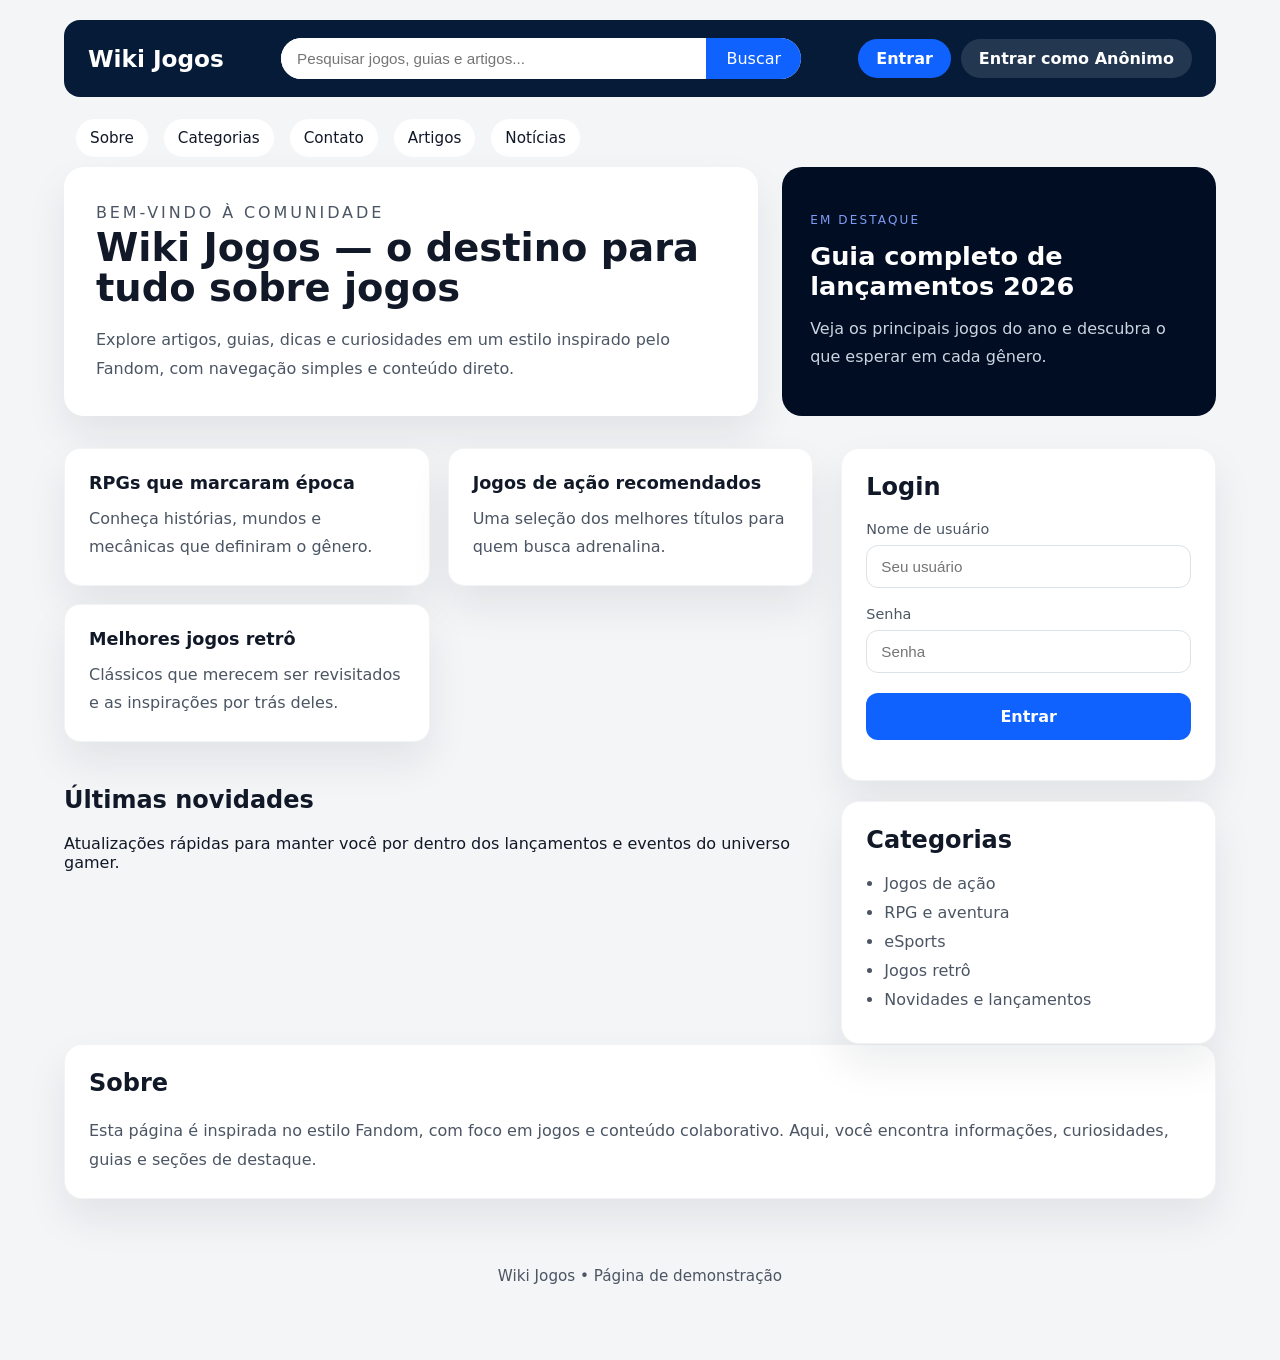
<file: index.html>
<!DOCTYPE html>
<html lang="pt-BR">
<head>
  <meta charset="UTF-8">
  <meta name="viewport" content="width=device-width, initial-scale=1.0">
  <title>Wiki Jogos</title>
  <link rel="stylesheet" href="styles.css">
</head>
<body>
  <div class="page">
    <header class="site-header">
      <div class="brand">
        <a href="#">Wiki Jogos</a>
      </div>
      <div class="search-bar">
        <input type="search" placeholder="Pesquisar jogos, guias e artigos..." />
        <button>Buscar</button>
      </div>
      <div class="top-actions">
        <button class="action-button">Entrar</button>
        <button class="ghost-button" id="anonymousBtn">Entrar como Anônimo</button>
      </div>
    </header>

    <nav class="main-nav">
      <a href="#sobre">Sobre</a>
      <a href="#categorias">Categorias</a>
      <a href="#contato">Contato</a>
      <a href="#artigos">Artigos</a>
      <a href="#noticias">Notícias</a>
    </nav>

    <section class="hero">
      <div class="hero-copy">
        <p class="eyebrow">Bem-vindo à comunidade</p>
        <h1>Wiki Jogos — o destino para tudo sobre jogos</h1>
        <p>Explore artigos, guias, dicas e curiosidades em um estilo inspirado pelo Fandom, com navegação simples e conteúdo direto.</p>
      </div>
      <div class="hero-info">
        <div class="hero-card">
          <span>Em destaque</span>
          <h2>Guia completo de lançamentos 2026</h2>
          <p>Veja os principais jogos do ano e descubra o que esperar em cada gênero.</p>
        </div>
      </div>
    </section>

    <div class="content-grid">
      <main class="main-content">
        <section id="artigos" class="cards-section">
          <article class="card">
            <h3>RPGs que marcaram época</h3>
            <p>Conheça histórias, mundos e mecânicas que definiram o gênero.</p>
          </article>
          <article class="card">
            <h3>Jogos de ação recomendados</h3>
            <p>Uma seleção dos melhores títulos para quem busca adrenalina.</p>
          </article>
          <article class="card">
            <h3>Melhores jogos retrô</h3>
            <p>Clássicos que merecem ser revisitados e as inspirações por trás deles.</p>
          </article>
        </section>

        <section id="noticias" class="content-section">
          <h2>Últimas novidades</h2>
          <p>Atualizações rápidas para manter você por dentro dos lançamentos e eventos do universo gamer.</p>
        </section>
      </main>

      <aside class="sidebar">
        <section class="login-card">
          <h2>Login</h2>
          <form id="loginForm">
            <label for="username">Nome de usuário</label>
            <input type="text" id="username" placeholder="Seu usuário" />

            <label for="password">Senha</label>
            <input type="password" id="password" placeholder="Senha" />

            <button type="submit">Entrar</button>
          </form>
          <div id="status" class="status"></div>
        </section>

        <section id="categorias" class="sidebar-box">
          <h2>Categorias</h2>
          <ul>
            <li>Jogos de ação</li>
            <li>RPG e aventura</li>
            <li>eSports</li>
            <li>Jogos retrô</li>
            <li>Novidades e lançamentos</li>
          </ul>
        </section>
      </aside>
    </div>

    <section id="sobre" class="content-section wide">
      <h2>Sobre</h2>
      <p>Esta página é inspirada no estilo Fandom, com foco em jogos e conteúdo colaborativo. Aqui, você encontra informações, curiosidades, guias e seções de destaque.</p>
    </section>

    <footer class="footer">
      <p>Wiki Jogos • Página de demonstração</p>
    </footer>
  </div>
  <script src="script.js"></script>
</body>
</html>
</file>
<file: styles.css>
:root {
  --background: #f4f5f7;
  --surface: #ffffff;
  --surface-muted: #f9fafb;
  --text: #111827;
  --text-muted: #4b5563;
  --primary: #0f62fe;
  --border: #dbe2e8;
  --shadow: 0 20px 40px rgba(15, 23, 42, 0.08);
}

* {
  box-sizing: border-box;
}

body {
  margin: 0;
  font-family: Inter, system-ui, -apple-system, BlinkMacSystemFont, 'Segoe UI', sans-serif;
  background: var(--background);
  color: var(--text);
}

a {
  color: inherit;
  text-decoration: none;
}

button {
  font: inherit;
}

.page {
  max-width: 1200px;
  margin: 0 auto;
  padding: 20px 24px 40px;
}

.site-header {
  display: flex;
  flex-wrap: wrap;
  align-items: center;
  justify-content: space-between;
  gap: 16px;
  padding: 18px 24px;
  background: #061b38;
  border-radius: 16px;
  color: #ffffff;
}

.brand a {
  font-size: 1.45rem;
  font-weight: 700;
  color: #ffffff;
}

.search-bar {
  display: flex;
  width: min(100%, 520px);
  background: #ffffff;
  border-radius: 999px;
  overflow: hidden;
}

.search-bar input {
  flex: 1;
  border: none;
  padding: 12px 16px;
  font-size: 0.95rem;
}

.search-bar input:focus {
  outline: none;
}

.search-bar button {
  border: none;
  background: var(--primary);
  color: #ffffff;
  padding: 0 20px;
  cursor: pointer;
}

.top-actions {
  display: flex;
  gap: 10px;
}

.action-button,
.ghost-button {
  border: none;
  border-radius: 999px;
  padding: 10px 18px;
  cursor: pointer;
  font-weight: 600;
}

.action-button {
  background: var(--primary);
  color: #ffffff;
}

.ghost-button {
  background: rgba(255, 255, 255, 0.12);
  color: #ffffff;
}

.main-nav {
  display: flex;
  flex-wrap: wrap;
  gap: 16px;
  margin: 22px 0 10px;
  padding: 0 12px;
}

.main-nav a {
  padding: 10px 14px;
  border-radius: 999px;
  background: #ffffff;
  color: #111827;
  font-size: 0.95rem;
  transition: transform 0.2s ease;
}

.main-nav a:hover {
  transform: translateY(-1px);
}

.hero {
  display: grid;
  grid-template-columns: 1.6fr 1fr;
  gap: 24px;
  margin-bottom: 32px;
}

.hero-copy {
  padding: 32px;
  background: var(--surface);
  border-radius: 20px;
  box-shadow: var(--shadow);
}

.eyebrow {
  margin: 0 0 14px;
  text-transform: uppercase;
  letter-spacing: 0.18em;
  font-size: 0.75rem;
  color: var(--primary);
}

.hero-copy h1 {
  margin: 0 0 18px;
  font-size: clamp(2rem, 3vw, 3.4rem);
  line-height: 1.05;
}

.hero-copy p {
  margin: 0;
  color: var(--text-muted);
  font-size: 1rem;
  line-height: 1.8;
}

.hero-info {
  display: flex;
  align-items: stretch;
}

.hero-card {
  background: #010d22;
  color: #ffffff;
  padding: 28px;
  border-radius: 20px;
  display: flex;
  flex-direction: column;
  justify-content: center;
  gap: 14px;
}

.hero-card span {
  text-transform: uppercase;
  letter-spacing: 0.18em;
  font-size: 0.75rem;
  color: #7f9cf5;
}

.hero-card h2 {
  margin: 0;
  font-size: 1.6rem;
}

.hero-card p {
  margin: 0;
  color: #cbd5e1;
  line-height: 1.7;
}

.content-grid {
  display: grid;
  grid-template-columns: 2fr 1fr;
  gap: 28px;
}

.main-content {
  display: flex;
  flex-direction: column;
  gap: 24px;
}

.cards-section {
  display: grid;
  grid-template-columns: repeat(2, minmax(0, 1fr));
  gap: 18px;
}

.card {
  background: var(--surface);
  padding: 24px;
  border-radius: 16px;
  box-shadow: var(--shadow);
  border: 1px solid rgba(15, 23, 42, 0.05);
}

.card h3 {
  margin: 0 0 12px;
  font-size: 1.1rem;
}

.card p {
  margin: 0;
  color: var(--text-muted);
  line-height: 1.75;
}

.sidebar {
  display: flex;
  flex-direction: column;
  gap: 20px;
}

.login-card,
.sidebar-box,
.content-section.wide {
  background: var(--surface);
  border-radius: 18px;
  padding: 24px;
  box-shadow: var(--shadow);
  border: 1px solid rgba(15, 23, 42, 0.05);
}

.login-card h2,
.sidebar-box h2,
.content-section.wide h2 {
  margin-top: 0;
}

.login-card label {
  display: block;
  margin: 18px 0 8px;
  color: var(--text-muted);
  font-size: 0.9rem;
}

.login-card input {
  width: 100%;
  padding: 12px 14px;
  border: 1px solid var(--border);
  border-radius: 12px;
  font-size: 0.95rem;
}

.login-card button {
  width: 100%;
  padding: 14px;
  margin-top: 20px;
  border: none;
  border-radius: 12px;
  background: var(--primary);
  color: #ffffff;
  font-weight: 600;
  cursor: pointer;
}

.status {
  margin-top: 16px;
  font-size: 0.95rem;
  color: var(--text-muted);
}

.sidebar-box ul {
  margin: 18px 0 0;
  padding-left: 18px;
  color: var(--text-muted);
}

.sidebar-box ul li {
  margin-bottom: 10px;
}

.content-section.wide p {
  margin: 0;
  color: var(--text-muted);
  line-height: 1.8;
}

.footer {
  margin-top: 32px;
  padding: 20px 24px;
  text-align: center;
  color: var(--text-muted);
  font-size: 0.95rem;
}

@media (max-width: 940px) {
  .hero {
    grid-template-columns: 1fr;
  }

  .content-grid {
    grid-template-columns: 1fr;
  }

  .cards-section {
    grid-template-columns: 1fr;
  }
}

@media (max-width: 640px) {
  .site-header {
    padding: 18px 16px;
  }

  .search-bar,
  .top-actions {
    width: 100%;
  }

  .main-nav {
    padding: 0 0;
  }
}

.dashboard-page {
  padding-top: 12px;
}

.dashboard-header {
  padding: 20px 24px;
}

.dashboard-actions {
  display: flex;
  flex-wrap: wrap;
  align-items: center;
  gap: 12px;
}

.dashboard-intro {
  margin: 28px 0 20px;
  padding: 28px;
  background: var(--surface);
  border-radius: 20px;
  box-shadow: var(--shadow);
}

.dashboard-intro h1 {
  margin: 0 0 10px;
  font-size: 2rem;
}

.dashboard-intro p {
  margin: 0;
  color: var(--text-muted);
}

.dashboard-grid {
  display: grid;
  grid-template-columns: 1.5fr 1fr;
  gap: 28px;
}

.create-panel,
.preview-panel,
.published-section {
  background: var(--surface);
  border-radius: 20px;
  box-shadow: var(--shadow);
  padding: 24px;
  border: 1px solid rgba(15, 23, 42, 0.05);
}

.preview-card {
  display: flex;
  flex-direction: column;
  gap: 18px;
}

.preview-card h2 {
  margin: 0;
}

.preview-content {
  min-height: 260px;
  padding: 18px;
  background: var(--surface-muted);
  border-radius: 16px;
}

.preview-content img {
  width: 100%;
  border-radius: 16px;
  margin-top: 16px;
}

.preview-content p,
.preview-content a {
  margin: 0 0 10px;
  color: var(--text-muted);
}

.preview-content a {
  color: var(--primary);
}

.published-section {
  margin-top: 28px;
}

.published-list {
  display: grid;
  gap: 18px;
}

.published-post {
  padding: 20px;
  border: 1px solid rgba(15, 23, 42, 0.08);
  border-radius: 18px;
  background: var(--surface-muted);
}

.published-post h3 {
  margin: 0 0 10px;
}

.published-post p {
  margin: 0 0 12px;
  color: var(--text-muted);
}

.published-post img {
  width: 100%;
  border-radius: 16px;
  margin-top: 12px;
}

@media (max-width: 940px) {
  .dashboard-grid {
    grid-template-columns: 1fr;
  }
}
</file>
